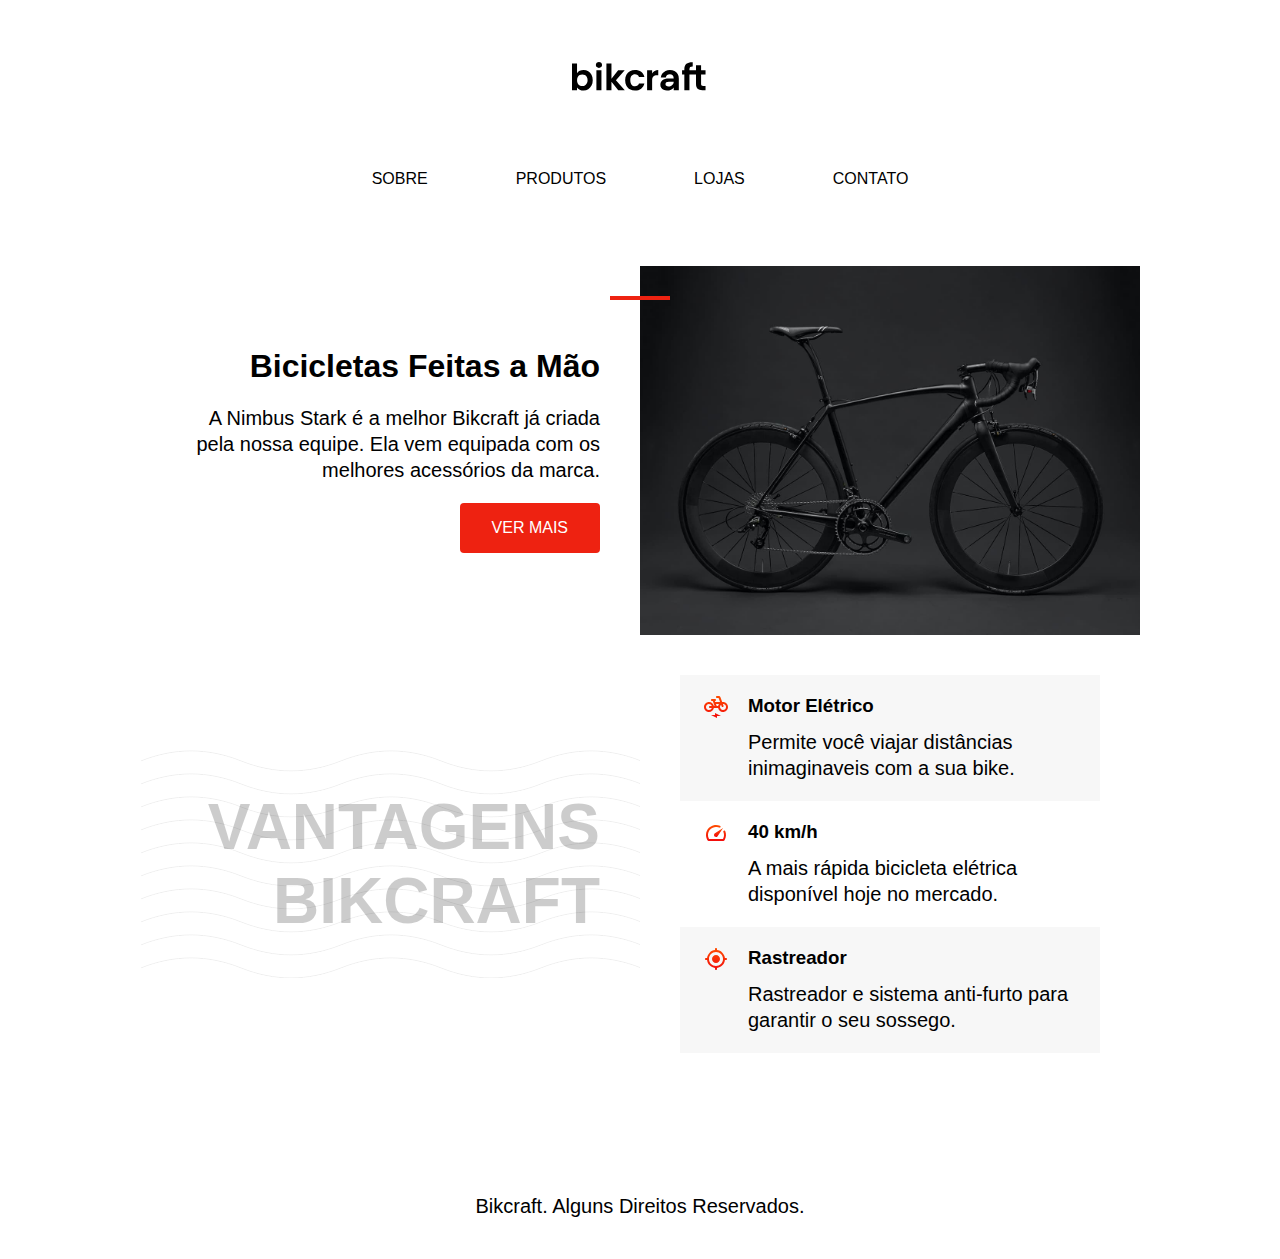
<file: index.html>
<!DOCTYPE html>
<html lang="en">
<head>
    <meta charset="UTF-8">
    <meta http-equiv="X-UA-Compatible" content="IE=edge">
    <meta name="viewport" content="width=device-width, initial-scale=1.0">
    <title>Bikcraft</title>
    <link rel="stylesheet" href="/style.css">
</head>

<body>
    <header class="header">
    <img src="/img/bikcraft.svg" alt="">

    <nav aria-label="primaria">
        <ul class="menu">
            <li><a href="/">Sobre</a></li>
            <li><a href="/">Produtos</a></li>
            <li><a href="/">Lojas</a></li>
            <li><a href="/">Contato</a></li>    
        </ul>
    </nav>
    </header>

    <main>
        <article class="conteudo" aria-labelledby="label-introducao">
        <div class="introducao">
            <h1 id="label-introducao">Bicicletas Feitas a Mão</h1>
            <p>A Nimbus Stark é a melhor Bikcraft já criada pela nossa equipe. Ela vem equipada com os melhores acessórios da marca. </p>
            <a class="botao" href="/">Ver Mais</a>
        </div>
        <div class="introducao-cover">
            <img src="/img/bicicleta.jpg" alt="Bicicleta Bikcraft preta">
        </div>
        </article>

        <article class="conteudo conteudo-vantagem" aria-labelledby="label-vantagens">
        <h2 class="subtitulo" id="label-vantagens">Vantagens Bikcraft</h2>

        <ul class="vantagens">
            <li class="vantagens-item">
                <img src="/img/eletrica.svg" alt="">
                <h3>Motor Elétrico</h3>
                <p>Permite você viajar distâncias inimaginaveis com a sua bike.</p>
            </li>
            <li class="vantagens-item">
                <img src="/img/velocidade.svg" alt="">
                <h3>40 km/h</h3>
                <p>A mais rápida bicicleta elétrica disponível hoje no mercado.</p>
            </li>
            <li class="vantagens-item">
                <img src="/img/rastreador.svg" alt="">
                <h3>Rastreador</h3>
                <p>Rastreador e sistema anti-furto para garantir o seu sossego.</p>
            </li>
        </ul>
        </article>
    </main>

    <footer class="rodape">
        <p>Bikcraft. Alguns Direitos Reservados.</p>
    </footer>
</body>
</html>
</file>
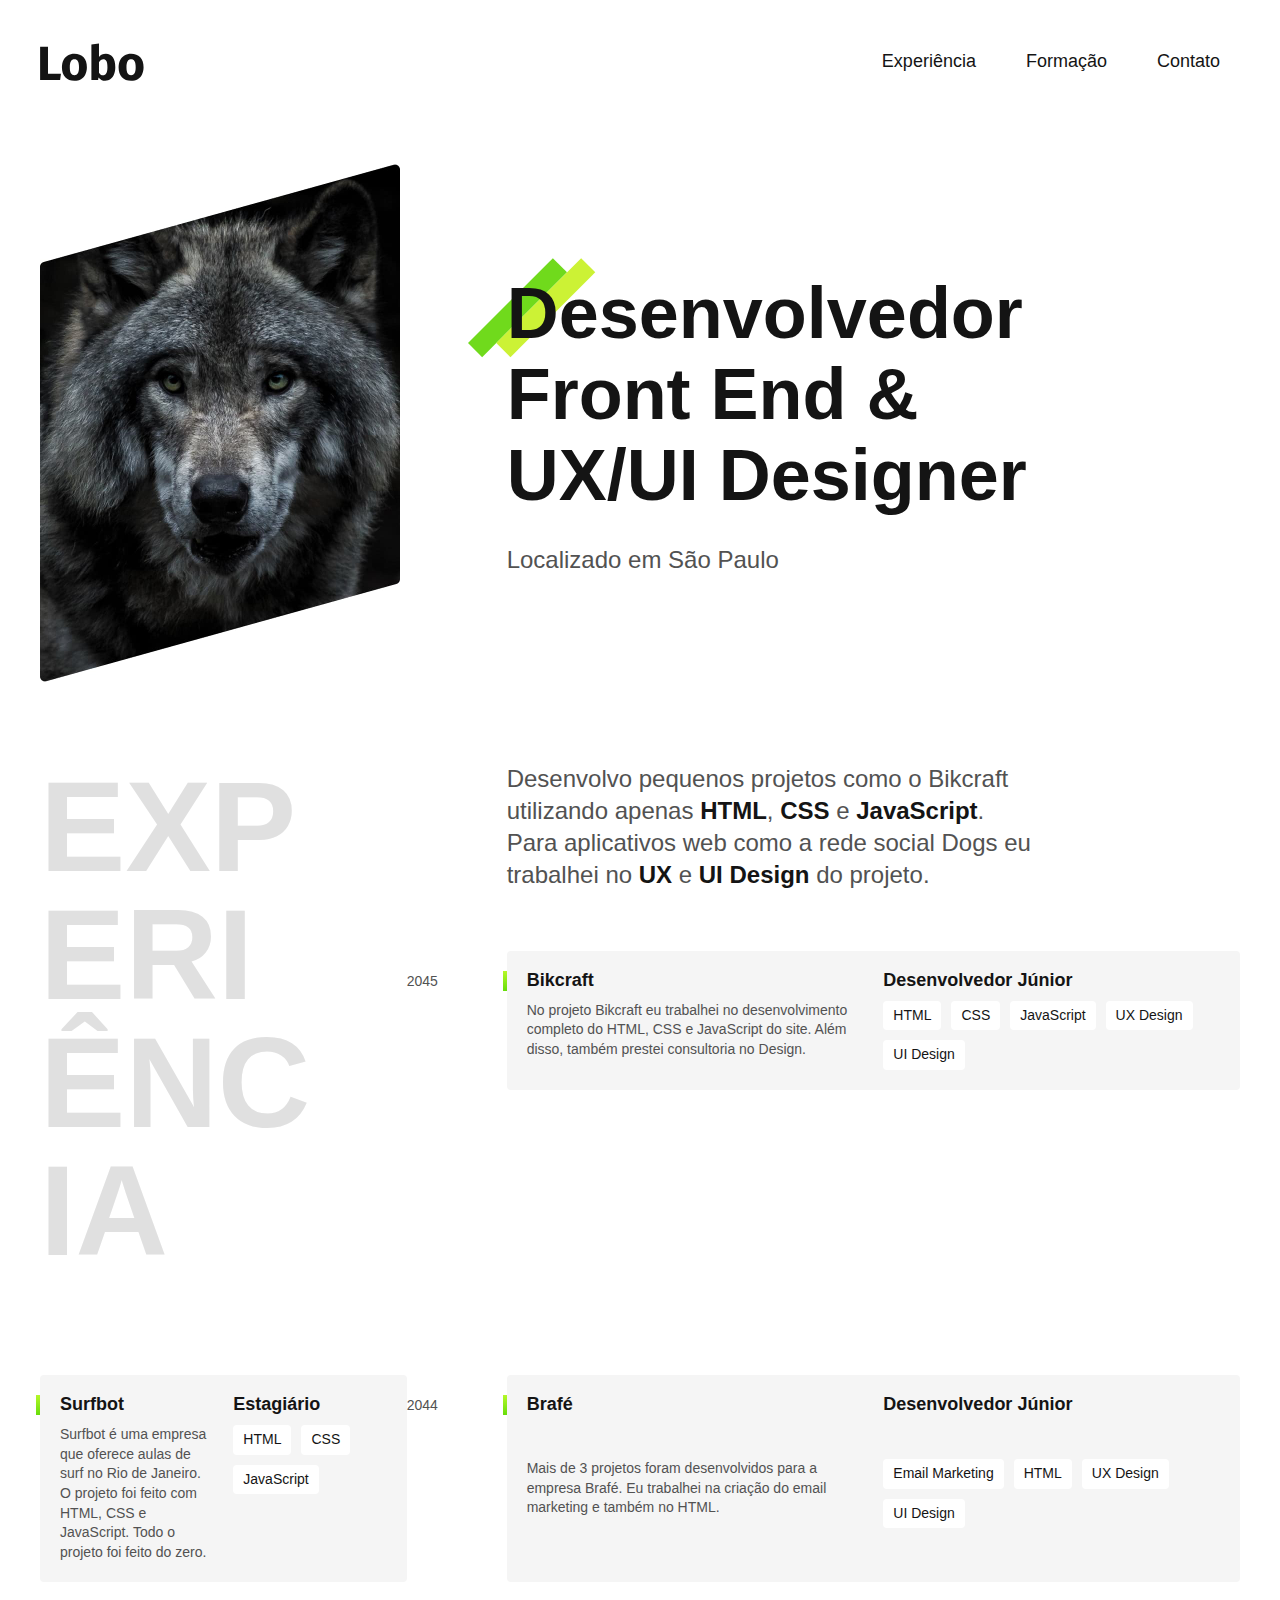
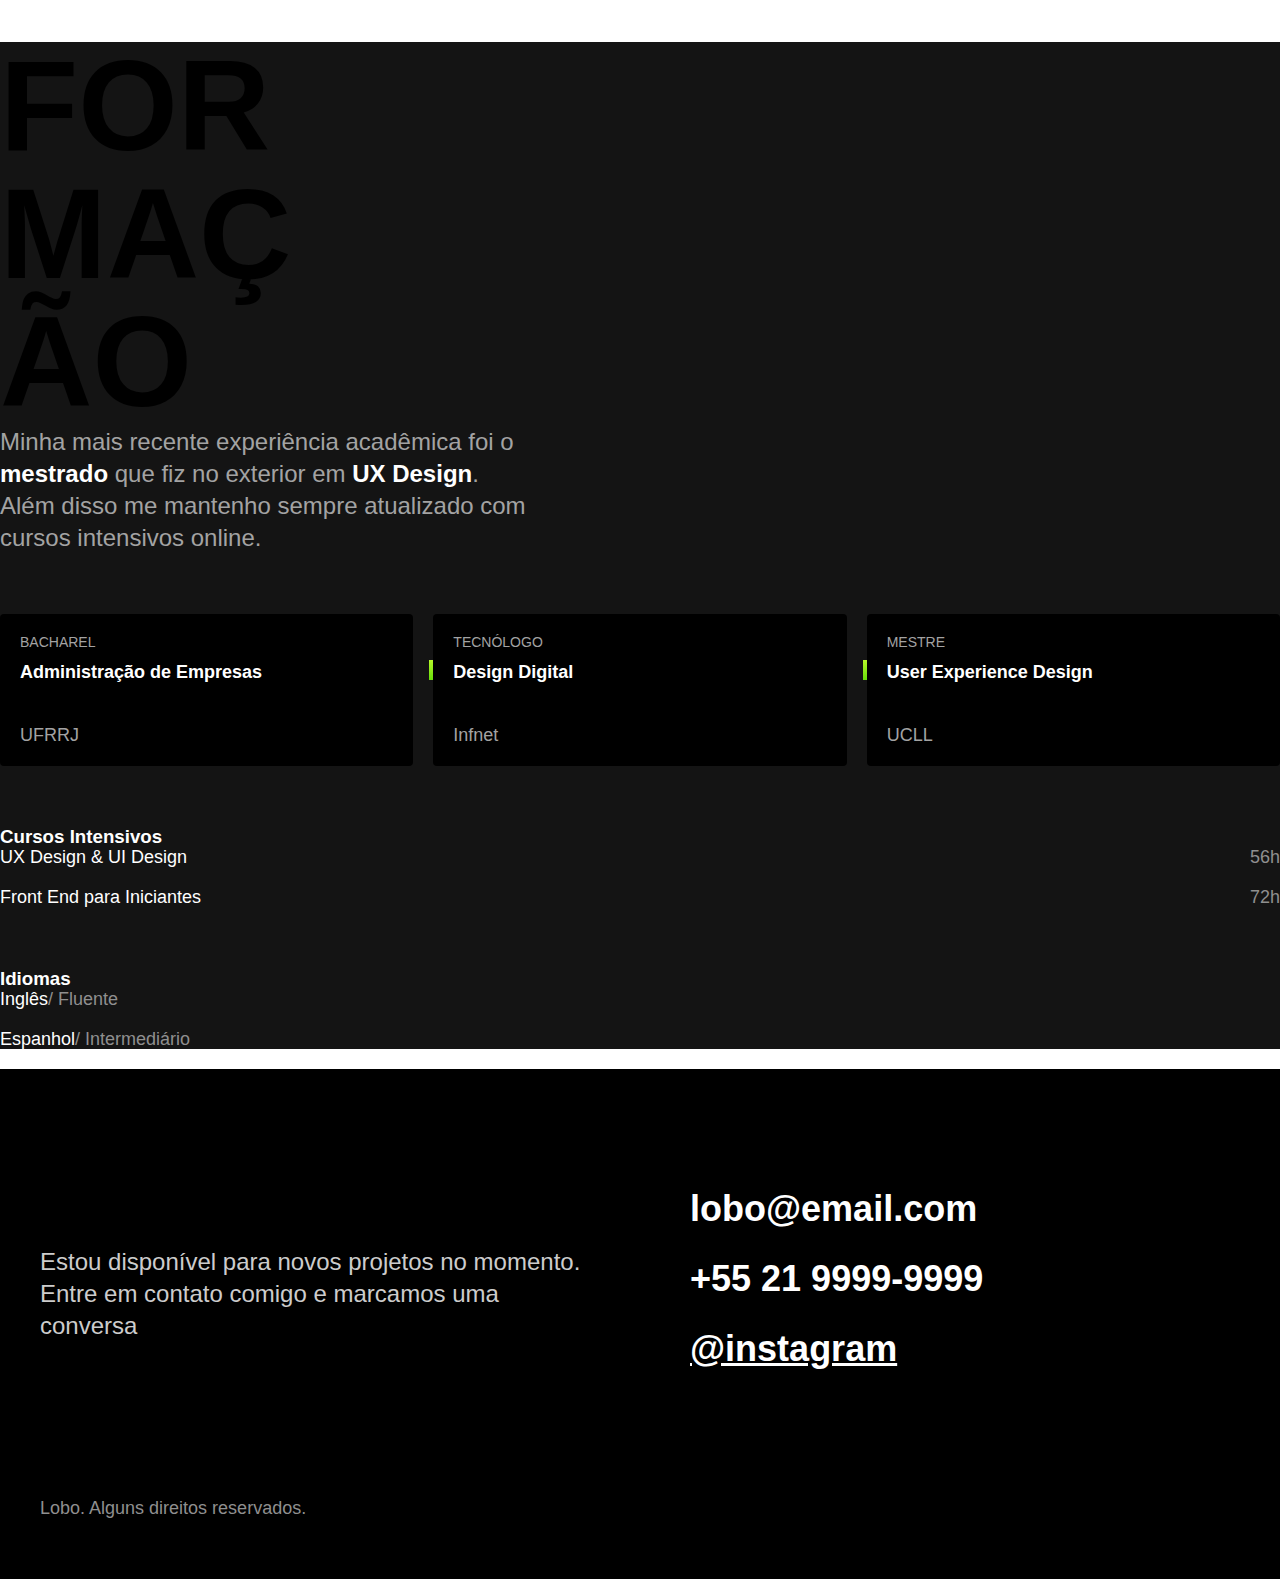
<file: portfolio/index.html>
<!DOCTYPE html>
<html lang="pt-br">
<head>
    <meta charset="UTF-8">
    <meta name="viewport" content="width=device-width, initial-scale=1.0">
    <title>Orlando Medeiros - Desenvolvedor Front-End</title>
    <meta name="description" content="Desenvolvedor Front End e UX/UI Designer. Localizado em São Paulo.">
    <link rel="stylesheet" href="./css/style.css">
    <link rel="icon" href="./img/favicon.svg" type="image/svg+xml">
</head>
<body>
    <header class="header">
        <img src="./img/marca.svg" alt="Lobo" width="104" height="38">
        <nav>
            <ul class="header-menu">
                <li><a href="#experiencia">Experiência</a></li>
                <li><a href="#formacao">Formação</a></li>
                <li><a href="#contato">Contato</a></li>
            </ul>
        </nav>
    </header>

    <main class="introducao">
        <img src="./img/perfil.jpg" alt="Lobo Cinza" width="360" height="520">
        <div>
            <h1>Desenvolvedor<br>Front End &<br>UX/UI Designer</h1>
            <p>Localizado em São Paulo</p>
        </div>
    </main>

    <section class="experiencia" id="experiencia" aria-label="Experiência">
        <h2 class="subtitulo">Experiência</h2>
        <div>
            <p class="experiencia-texto">Desenvolvo pequenos projetos como o Bikcraft utilizando apenas <strong>HTML</strong>, <strong>CSS</strong> e <strong>JavaScript</strong>. Para aplicativos web como a rede social Dogs eu trabalhei no <strong>UX</strong> e <strong>UI Design</strong> do projeto.</p>

            <div class="empresa">
                <span class="empresa-ano">2045</span>
                <h3 class="empresa-titulo">Bikcraft</h3>
                <span class="empresa-titulo"> Desenvolvedor Júnior</span>
                <p class="empresa-texto">No projeto Bikcraft eu trabalhei no desenvolvimento completo do HTML, CSS e JavaScript do site. Além disso, também prestei consultoria no Design.</p>
                <ul class="empresa-habilidades">
                    <li>HTML</li>
                    <li>CSS</li>
                    <li>JavaScript</li>
                    <li>UX Design</li>
                    <li>UI Design</li>
                </ul>
            </div>
        </div>

        <div class="empresa">
            <span class="empresa-ano">2044-45</span>
            <h3 class="empresa-titulo">Surfbot</h3>
            <span class="empresa-titulo">Estagiário</span>
            <p class="empresa-texto">Surfbot é uma empresa que oferece aulas de surf no Rio de Janeiro. O projeto foi feito com HTML, CSS e JavaScript. Todo o projeto foi feito do zero.</p>
            <ul class="empresa-habilidades">
                <li>HTML</li>
                <li>CSS</li>
                <li>JavaScript</li>
            </ul>
        </div>
    </div>

    <div class="empresa">
        <span class="empresa-ano">2044</span>
        <h3 class="empresa-titulo">Brafé</h3>
        <span class="empresa-titulo"> Desenvolvedor Júnior</span>
        <p class="empresa-texto">Mais de 3 projetos foram desenvolvidos para a empresa Brafé. Eu trabalhei na criação do email marketing e também no HTML.</p>
        <ul class="empresa-habilidades">
            <li>Email Marketing</li>
            <li>HTML</li>
            <li>UX Design</li>
            <li>UI Design</li>
        </ul>
    </div>
</div>
    </section>

    <section class="formacao" id="formacao" aria-label="Formação">
        <div class="formacao-container">
            <h2 class="subtitulo">Formação</h2>

            <div>
                <p class="formacao-texto">
                    Minha mais recente experiência acadêmica foi o <strong>mestrado</strong> que fiz no exterior em <strong>UX Design</strong>. Além disso me mantenho sempre atualizado com cursos intensivos online.
                </p>

                <ul class="faculdade-lista">
                    <li class="faculdade">
                        <span class="faculdade-tipo">Bacharel</span>
                        <h3 class="faculdade-curso">Administração de Empresas</h3>
                        <span class="faculdade-instituicao">UFRRJ</span>
                    </li>
                    <li class="faculdade">
                        <span class="faculdade-tipo">Tecnólogo</span>
                        <h3 class="faculdade-curso">Design Digital</h3>
                        <span class="faculdade-instituicao">Infnet</span>
                    </li>
                    <li class="faculdade">
                        <span class="faculdade-tipo">Mestre</span>
                        <h3 class="faculdade-curso">User Experience Design</h3>
                        <span class="faculdade-instituicao">UCLL</span>
                    </li>
                </ul>

                <div class="formacao-extra">
                    <div class="cursos">
                        <h3>Cursos Intensivos</h3>
                        <ul>
                            <li>UX Design & UI Design<span>56h</span></li>
                            <li>Front End para Iniciantes<span>72h</span></li>
                        </ul>
                    </div>

                    <div class="idiomas">
                        <h3>Idiomas</h3>
                        <ul>
                            <li>Inglês<span>/ Fluente</span></li>
                            <li>Espanhol<span>/ Intermediário</span></li>
                        </ul>
                    </div>
                </div>

                
            </div>     
        </div>
    </section>

    <footer class="footer" id="contato">
        <div class="footer-container">
            <p class="footer-texto"> Estou disponível para novos projetos no momento. Entre em contato comigo e marcamos uma conversa</p>
            <ul class="footer-contato">
                <li>lobo@email.com</li>
                <li>+55 21 9999-9999</li>
                <li><a href="/">@instagram</a></li>
            </ul>
            <p class="footer-copy">Lobo. Alguns direitos reservados.</p>
        </div>
    </footer>

</body>
</html>
</file>
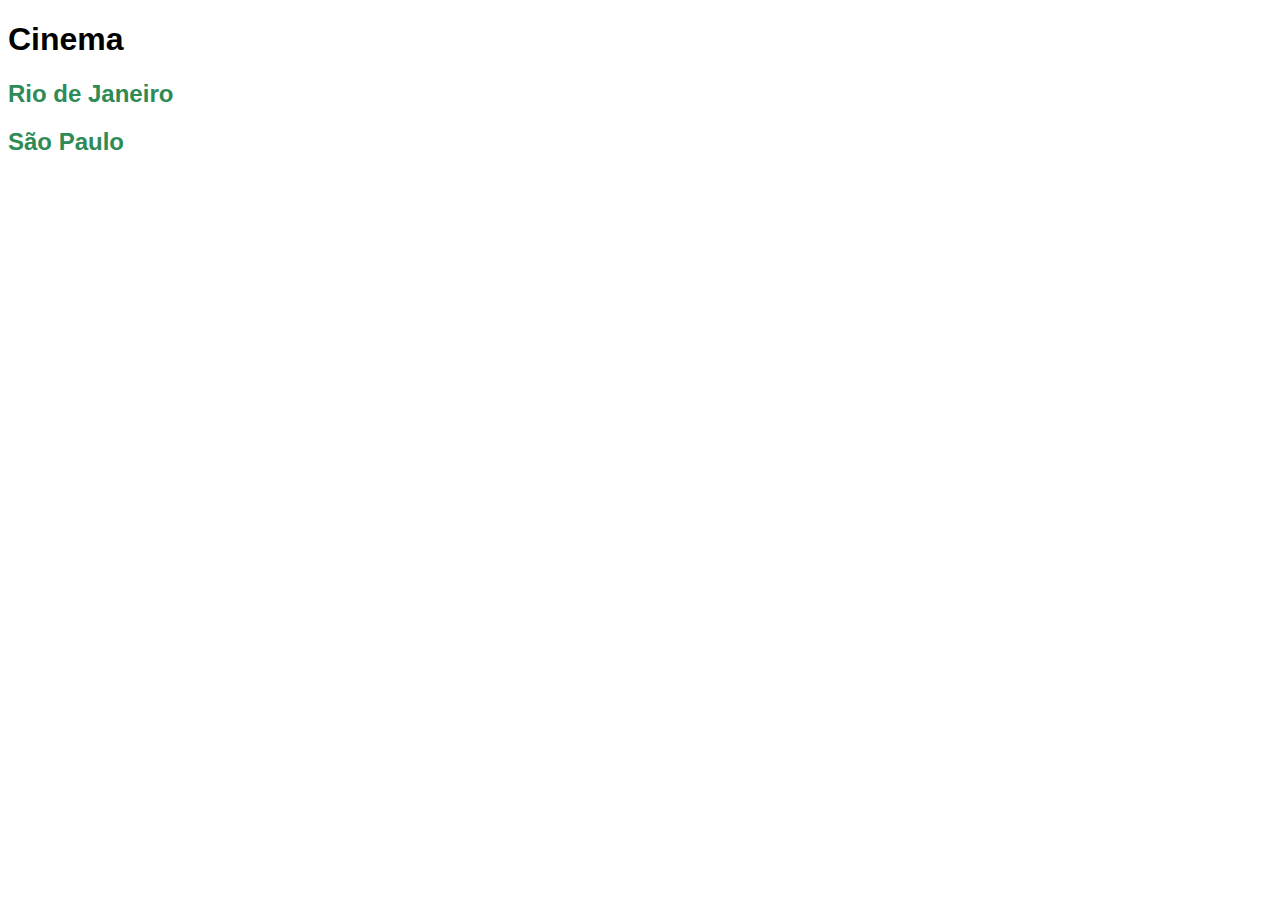
<file: projeto_cinema/index.html>
<!DOCTYPE html>
<html lang="en">
<head>
    <meta charset="UTF-8">
    <meta http-equiv="X-UA-Compatible" content="IE=edge">
    <meta name="viewport" content="width=device-width, initial-scale=1.0">
    <title>Projeto Cinema</title>
    <link rel="stylesheet" href="css.css">
</head>
<body>
    <h1>Cinema</h1>
    <a href="/projeto_cinema/estados/rj.html"><h2>Rio de Janeiro</h2></a>
    <a href="/projeto_cinema/estados/sp.html"><h2>São Paulo</h2></a>
</body>
</html>
</file>
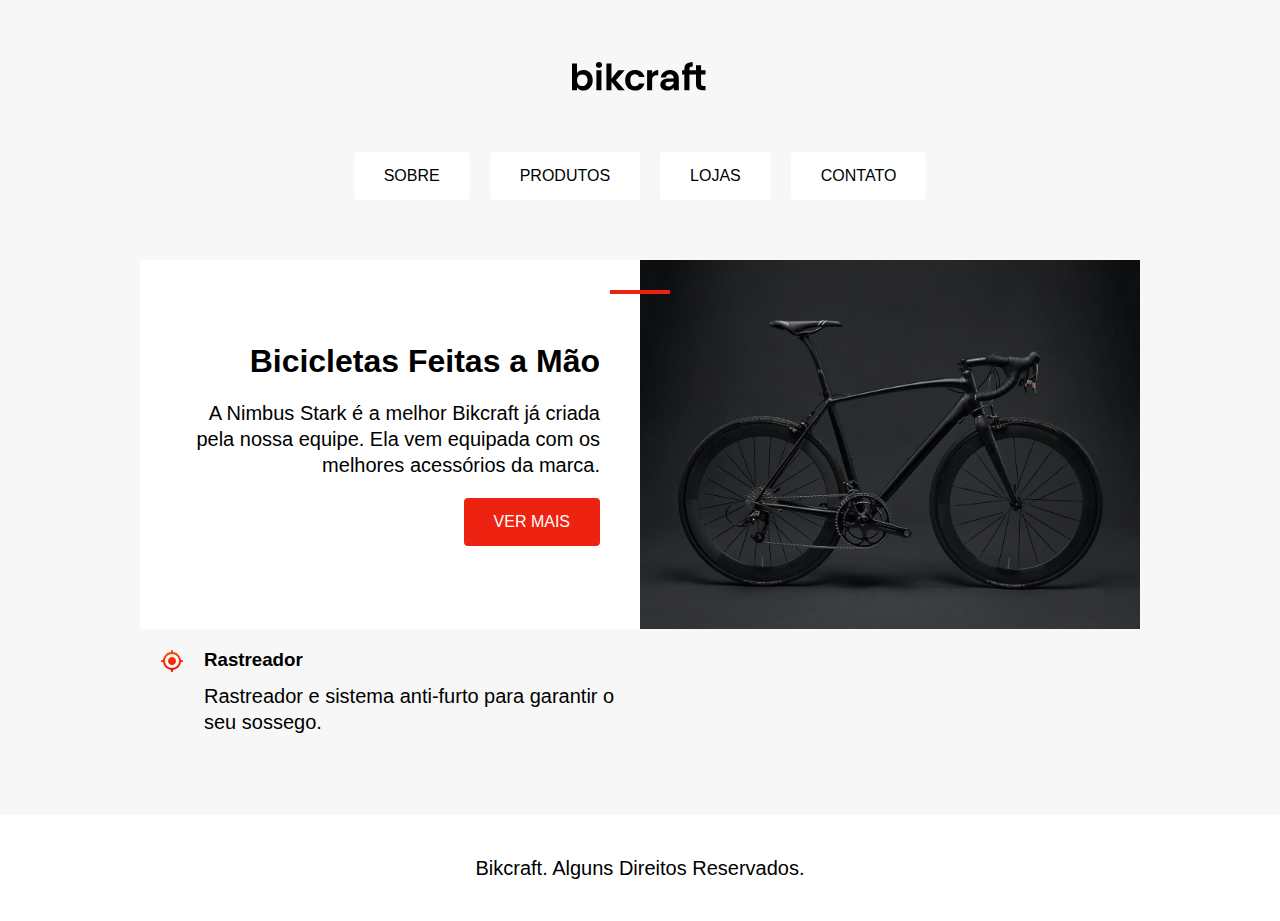
<file: web/index.html>
<!DOCTYPE html>
<html>

<head>
  <meta charset="UTF-8">
  <title>Bikcraft</title>
  <link rel="stylesheet" href="./style.css">
</head>

<body>
  <img src="./img/bikcraft.svg" alt="Bikcraft">

  <div class="menu">
    <a href="/">Sobre</a>
    <a href="/">Produtos</a>
    <a href="/">Lojas</a>
    <a href="/">Contato</a>
  </div>

  <div class="conteudo">
    <div class="introducao">
      <span class="detalhe"></span>
      <h1>Bicicletas Feitas a Mão</h1>
      <p>A Nimbus Stark é a melhor Bikcraft já criada pela nossa equipe. Ela vem equipada com os melhores acessórios da marca.</p>
      <a class="botao" href="/">Ver Mais</a>
    </div>

    <img src="./img/bicicleta.jpg" alt="Bicicleta Bikcraft Preta">
      <div class="vantagens-item">
        <img src="./img/rastreador.svg" alt="">
        <h3>Rastreador</h3>
        <p>Rastreador e sistema anti-furto para garantir o seu sossego.</p>
      </div>
    </div>
  </div>

  <div class="rodape">
    <p>Bikcraft. Alguns Direitos Reservados.</p>
  </div>
</body>

</html>
</file>
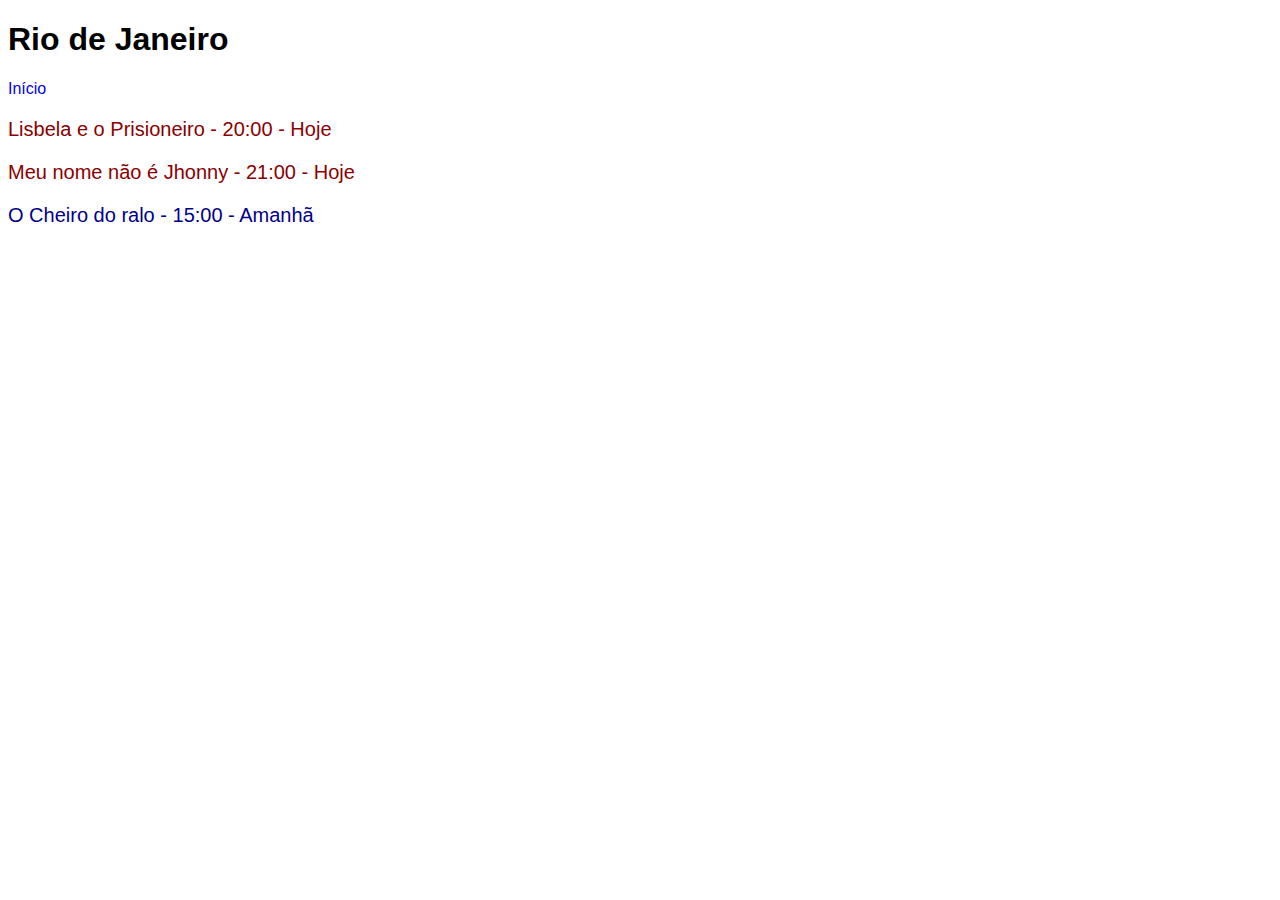
<file: projeto_cinema/estados/rj.html>
<!DOCTYPE html>
<html lang="en">
<head>
    <meta charset="UTF-8">
    <meta http-equiv="X-UA-Compatible" content="IE=edge">
    <meta name="viewport" content="width=device-width, initial-scale=1.0">
    <title>Cinema</title>
    <link rel="stylesheet" href="/projeto_cinema/css.css">
</head>
<body>
    <h1>Rio de Janeiro</h1>
    <a href="/projeto_cinema/index.html">Início</a>
    <p class="hoje">Lisbela e o Prisioneiro - 20:00 - Hoje</p>
    <p class="hoje">Meu nome não é Jhonny - 21:00 - Hoje</p>
    <p class="amanha">O Cheiro do ralo - 15:00 - Amanhã</p>
</body>
</html>
</file>
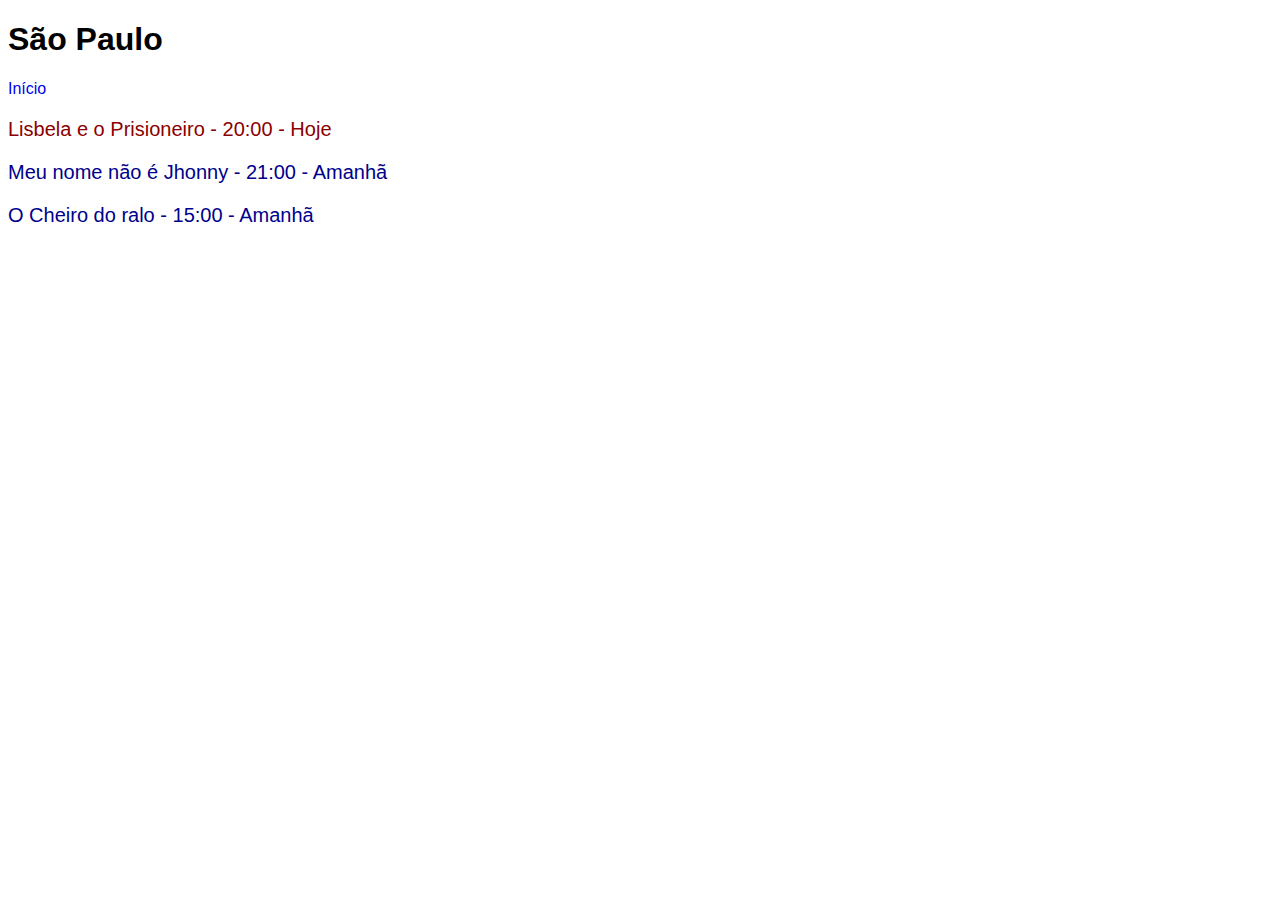
<file: projeto_cinema/estados/sp.html>
<!DOCTYPE html>
<html lang="en">
<head>
    <meta charset="UTF-8">
    <meta http-equiv="X-UA-Compatible" content="IE=edge">
    <meta name="viewport" content="width=device-width, initial-scale=1.0">
    <title>Cinema</title>
    <link rel="stylesheet" href="/projeto_cinema/css.css">
</head>
<body>
    <h1>São Paulo</h1>
    <a href="/projeto_cinema/index.html">Início</a>
    <p class="hoje">Lisbela e o Prisioneiro - 20:00 - Hoje</p>
    <p class="amanha">Meu nome não é Jhonny - 21:00 - Amanhã</p>
    <p class="amanha">O Cheiro do ralo - 15:00 - Amanhã</p>
</body>
</html>
</file>
<file: style.css>
body {
    font-family: Arial;
    margin: 0;
    background: #ffffff;
    display: grid;
    gap: 60px;
    justify-items: center;
    margin-top: 60px;
}

img {
    max-width: 100%;
    display: block;
}

a {
    text-decoration: none;
}

ul {
    list-style: none;
    margin: 0px;
    padding: 0px;
}

p, 
h1, 
h2, 
h3 {
    margin: 0px;
}

p {
    font-size: 1.25rem;
    line-height: 1.3;
}

.header {
    display: grid;
    justify-items: center;
    gap: 60px;
}

.menu {
    display: flex;
    flex-wrap: wrap;
    gap: 20px;
    justify-content: center;
}

.menu a {
    display: block;
    background: #ffffff;
    padding: 1rem 2rem ;
    border-radius: 4px;
    color: black;
    text-transform: uppercase;
    border: 2px solid #ffffff;
}

.menu a:hover {
    border-color: #e21;
}

.conteudo {
    display: grid;
    grid-template-columns: 1fr 1fr;
    max-width: 1000px;
}

.introducao {
    background: #ffffff;
    padding: 40px;
    text-align: right;
    position: relative;
    display: grid;
    gap: 20px;
    align-content: center;
    justify-items: end;
}

.introducao h1 {
    font-size: 2rem;
}

.introducao::before {
    content: "";
    width: 60px;
    height: 4px;
    background: #e21;
    position: absolute;
    top: 30px;
    right: -30px;
}

.introducao-cover img {
    object-fit: cover;
    height: 100%;
}

.botao {
    background: #e21;
    color: #ffffff;
    padding: 1rem 2rem;
    border-radius: 4px;
    text-transform: uppercase;
}

.botao:hover {
    background: #900;
}

.subtitulo {
    font-size: 4rem;
    text-transform: uppercase;
    color: rgba(0, 0, 0, 0.2);
    text-align: right;
    padding: 40px;
    align-self: center;
    background-image: url("/img/onda.svg");
}

.vantagens {
    background: #ffffff;
    padding: 40px;
}

.vantagens-item {
    display: grid;
    grid-template-columns: auto 1fr;
    gap: 10px 20px;
    padding: 20px;
    border-left: 4px solid transparent;
}

.vantagens-item:nth-child(odd) {
    background: #f7f7f7;
}

.vantagens-item:hover {
    border-color: #e21;
}



.vantagens-item p {
    grid-column: 2;
}

.rodape {
    background: #ffffff;
    width: 100%;
    text-align: center;
    padding: 40px;
    box-sizing: border-box;
}

@media (max-width: 1000px) {
    .conteudo-vantagem {
        grid-template-columns: 1fr;
    }

    .subtitulo {
        text-align: center;
    }
}

@media (max-width: 600px) {
    body {
        gap: 30px;
        margin-top: 20px;
    }

    .header {
        gap: 30px;
    }

    .conteudo {
        grid-template-columns: 1fr;
    }

    .introducao {
        text-align: left;
        justify-items: end;
    }

    .introducao::before {
        display: none;
    }

    .subtitulo {
        font-size: 3rem;
    }

}

@media (max-width: 400px) {
    .subtitulo {
        font-size: 3rem;
    }

    p {
        font-size: 1rem;
    }
}
</file>
<file: portfolio/css/style.css>
@import './global.css';
@import './header.css';
@import './introducao.css';
@import './experiencia.css';
@import './formacao.css';
@import './footer.css';
</file>
<file: projeto_cinema/css.css>
body {
    font-family: arial;
}

.hoje {
    color: darkred;
}

.amanha {
    color: darkblue;
}

a {
    text-decoration: none;
}

a h2 {
    color: seagreen;
}

p {
    font-size: 20px;
}
</file>
<file: web/style.css>
body {
  font-family: Arial, Helvetica, sans-serif;
  margin: 0px;
  background: #f7f7f7;
  display: grid;
  gap: 60px;
  justify-items: center;
  margin-top: 60px;
}

img {
  max-width: 100%;
  display: block;
}

a {
  text-decoration: none;
}

p,
h1,
h2,
h3 {
  margin: 0px;
}

p {
  font-size: 20px;
  line-height: 1.3;
}

.menu {
  display: flex;
  flex-wrap: wrap;
  gap: 20px;
  justify-content: center;
}

.menu a {
  background: #ffffff;
  padding: 15px 30px;
  border-radius: 4px;
  color: #000000;
  text-transform: uppercase;
}

.conteudo {
  display: grid;
  grid-template-columns: 1fr 1fr;
  max-width: 1000px;
}

.introducao {
  background: #fff;
  padding: 40px;
  text-align: right;
  position: relative;
  display: grid;
  gap: 20px;
  align-content: center;
  justify-items: end;
}

.detalhe {
  width: 60px;
  height: 4px;
  background: #e21;
  position: absolute;
  top: 30px;
  right: -30px;
}

.botao {
  background: #e21;
  color: #fff;
  padding: 15px 30px;
  border-radius: 4px;
  text-transform: uppercase;
}

.subtitulo {
  font-size: 64px;
  text-transform: uppercase;
  color: rgba(0, 0, 0, 0.2);
  text-align: right;
  padding: 40px;
  align-self: center;
}

.vantagens {
  background: #fff;
  padding: 40px;
}

.vantagens-item {
  display: grid;
  grid-template-columns: auto 1fr;
  gap: 10px 20px;
  padding: 20px;
}

.vantagens-item p {
  grid-column: 2;
}

.rodape {
  background: #fff;
  width: 100%;
  text-align: center;
  padding: 40px;
  box-sizing: border-box;
}
</file>
